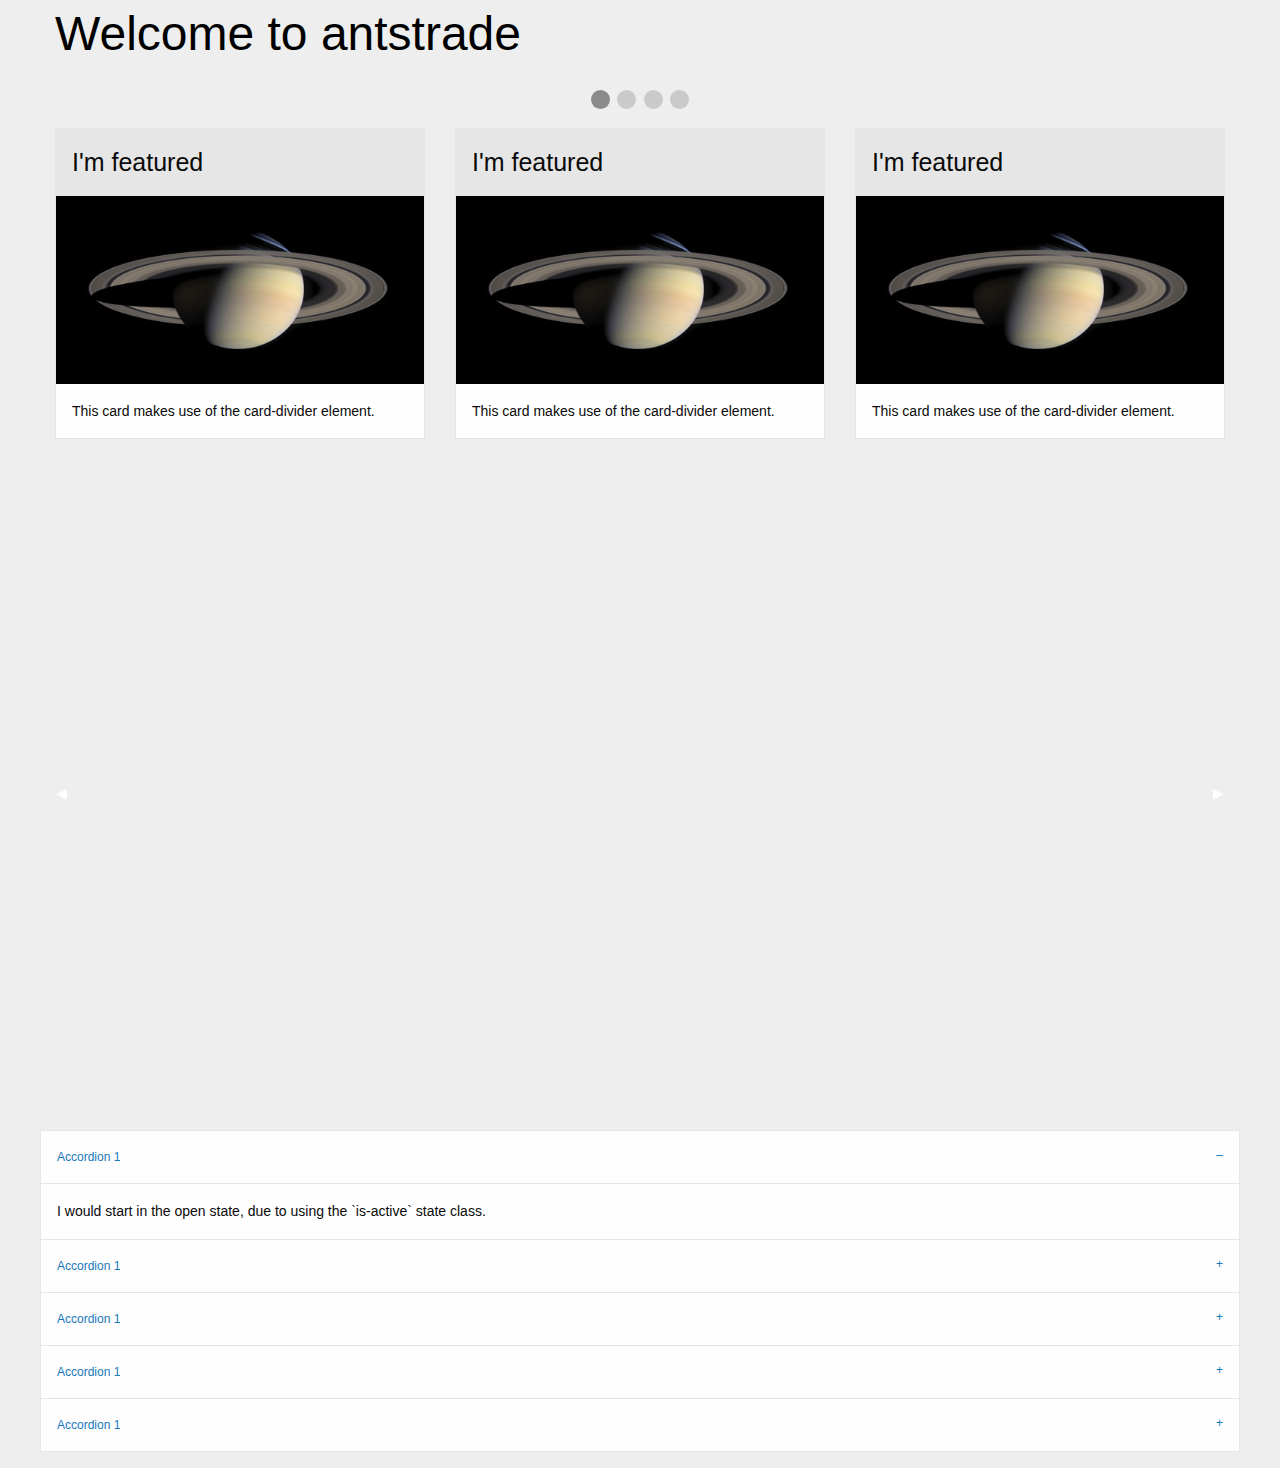
<file: foundation/index.html>
<!doctype html>
<html class="no-js" lang="en">
<head>
    <meta charset="utf-8" />
    <meta http-equiv="x-ua-compatible" content="ie=edge">
    <meta name="viewport" content="width=device-width, initial-scale=1.0">
    <title>Bingquan Bao in Germany</title>
    <link rel="stylesheet" href="assets/css/app.css">
</head>
<body>


<div class="row">
  <div class="large-12 columns">
    <h1>Welcome to antstrade</h1>
  </div>
</div> 

<div class="row">
  <div class="orbit" role="region" aria-label="Favorite Space Pictures" data-orbit>
    <ul class="orbit-container">
      <button class="orbit-previous"><span class="show-for-sr">Previous Slide</span>&#9664;&#xFE0E;</button>
      <button class="orbit-next"><span class="show-for-sr">Next Slide</span>&#9654;&#xFE0E;</button>
      <li class="is-active orbit-slide">
        <img class="orbit-image" src="assets/img/orbit/01.jpg" alt="Space">
        <figcaption class="orbit-caption">Space, the final frontier.</figcaption>
      </li>
      <li class="orbit-slide">
        <img class="orbit-image" src="assets/img/orbit/02.jpg" alt="Space">
        <figcaption class="orbit-caption">Lets Rocket!</figcaption>
      </li>
      <li class="orbit-slide">
        <img class="orbit-image" src="assets/img/orbit/03.jpg" alt="Space">
        <figcaption class="orbit-caption">Encapsulating</figcaption>
      </li>
      <li class="orbit-slide">
        <img class="orbit-image" src="assets/img/orbit/04.jpg" alt="Space">
        <figcaption class="orbit-caption">Outta This World</figcaption>
      </li>
    </ul>
    <nav class="orbit-bullets">
      <button class="is-active" data-slide="0"><span class="show-for-sr">First slide details.</span><span class="show-for-sr">Current Slide</span></button>
      <button data-slide="1"><span class="show-for-sr">Second slide details.</span></button>
      <button data-slide="2"><span class="show-for-sr">Third slide details.</span></button>
      <button data-slide="3"><span class="show-for-sr">Fourth slide details.</span></button>
    </nav>
  </div>
</div>

<div class="row">
  <div class="small-4 columns">
    <div class="card" style="width: 100%">
      <div class="card-divider">
        <h4>I'm featured</h4>
      </div>
      <img src="assets/img/generic/rectangle-1.jpg">
      <div class="card-section">
        <p>This card makes use of the card-divider element.</p>
      </div>
    </div>
  </div>
  <div class="small-4 columns">
    <div class="card" style="width: 100%">
      <div class="card-divider">
        <h4>I'm featured</h4>
      </div>
      <img src="assets/img/generic/rectangle-1.jpg">
      <div class="card-section">
        <p>This card makes use of the card-divider element.</p>
      </div>
    </div>
  </div>
  <div class="small-4 columns">
    <div class="card" style="width: 100%">
      <div class="card-divider">
        <h4>I'm featured</h4>
      </div>
      <img src="assets/img/generic/rectangle-1.jpg">
      <div class="card-section">
        <p>This card makes use of the card-divider element.</p>
      </div>
    </div>
  </div>
</div>

<div class="row">
  <div class="orbit" role="region" aria-label="Favorite Text Ever" data-orbit>
    <ul class="orbit-container">
      <button class="orbit-previous" aria-label="previous"><span class="show-for-sr">Previous Slide</span>&#9664;</button>
      <button class="orbit-next" aria-label="next"><span class="show-for-sr">Next Slide</span>&#9654;</button>
      <li class="is-active orbit-slide">
        <div class="docs-example-orbit-slide">
          <div class="responsive-embed widescreen">
            <iframe width="560" height="315" src="https://www.youtube.com/embed/WUgvvPRH7Oc" frameborder="0" allowfullscreen></iframe>
          </div>
        </div>
      </li>
      <li class="orbit-slide">
        <div class="docs-example-orbit-slide">
          <p><strong>This is rebeccapurple.</strong> Lorem ipsum dolor sit amet, consectetur adipisicing elit, sed do eiusmod tempor incididunt ut labore et dolore magna aliqua. Ut enim ad minim veniam, quis nostrud exercitation ullamco laboris nisi ut aliquip ex ea commodo consequat. Duis aute irure dolor in reprehenderit in voluptate velit esse cillum dolore eu fugiat nulla pariatur. Excepteur sint occaecat cupidatat non proident, sunt in culpa qui officia deserunt mollit anim id est laborum.</p>
        </div>
      </li>
      <li class="orbit-slide">
        <div class="docs-example-orbit-slide">
          <p><strong>This is darkgoldenrod.</strong> Lorem ipsum dolor sit amet, consectetur adipisicing elit, sed do eiusmod tempor incididunt ut labore et dolore magna aliqua. Ut enim ad minim veniam, quis nostrud exercitation ullamco laboris nisi ut aliquip ex ea commodo consequat. Duis aute irure dolor in reprehenderit in voluptate velit esse cillum dolore eu fugiat nulla pariatur. Excepteur sint occaecat cupidatat non proident, sunt in culpa qui officia deserunt mollit anim id est laborum.</p>
        </div>
      </li>
      <li class="orbit-slide">
        <div class="docs-example-orbit-slide">
          <p><strong>This is lightseagreen.</strong> Lorem ipsum dolor sit amet, consectetur adipisicing elit, sed do eiusmod tempor incididunt ut labore et dolore magna aliqua. Ut enim ad minim veniam, quis nostrud exercitation ullamco laboris nisi ut aliquip ex ea commodo consequat. Duis aute irure dolor in reprehenderit in voluptate velit esse cillum dolore eu fugiat nulla pariatur. Excepteur sint occaecat cupidatat non proident, sunt in culpa qui officia deserunt mollit anim id est laborum.</p>
        </div>
      </li>
    </ul>
    </div>

</div>

<div class="row">
  <ul class="accordion" data-accordion data-allow-all-closed="false">
    <li class="accordion-item is-active" data-accordion-item>
      <a href="#" class="accordion-title">Accordion 1</a>
      <div class="accordion-content" data-tab-content>
        I would start in the open state, due to using the `is-active` state class.
      </div>
    </li>
    <li class="accordion-item" data-accordion-item>
      <a href="#" class="accordion-title">Accordion 1</a>
      <div class="accordion-content" data-tab-content>
        I would start in the open state, due to using the `is-active` state class.
      </div>
    </li>
    <li class="accordion-item" data-accordion-item>
      <a href="#" class="accordion-title">Accordion 1</a>
      <div class="accordion-content" data-tab-content>
        I would start in the open state, due to using the `is-active` state class.
      </div>
    </li>
    <li class="accordion-item " data-accordion-item>
      <a href="#" class="accordion-title">Accordion 1</a>
      <div class="accordion-content" data-tab-content>
        I would start in the open state, due to using the `is-active` state class.
      </div>
    </li>  <li class="accordion-item " data-accordion-item>
    <a href="#" class="accordion-title">Accordion 1</a>
    <div class="accordion-content" data-tab-content>
      I would start in the open state, due to using the `is-active` state class.
    </div>
  </li>

  </ul>
</div>






<script src="assets/js/swiper.min.js"></script>
<script src="assets/js/app.js"></script>
</body>
</html>
</file>
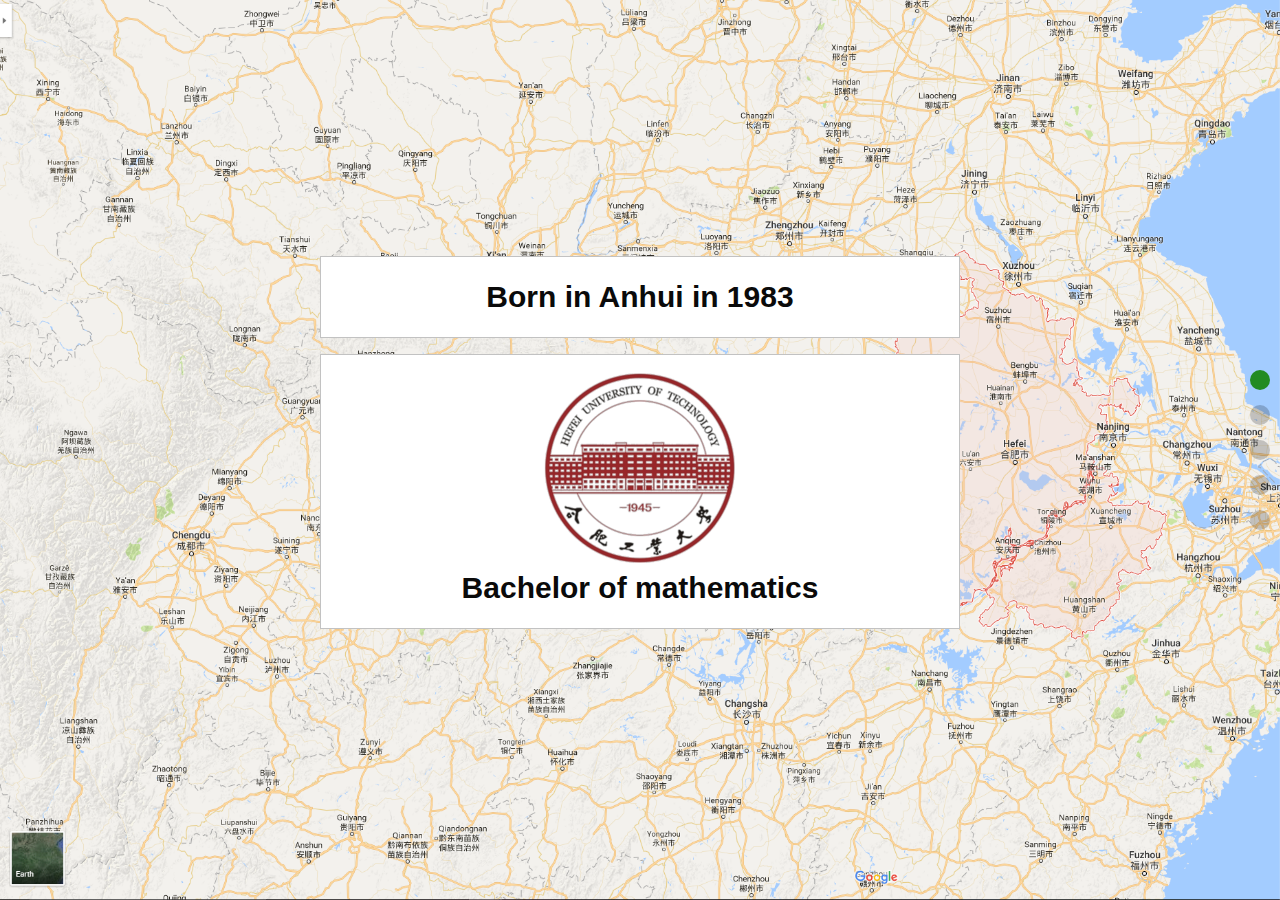
<file: foundation/resume.html>
<!doctype html>
<html class="no-js" lang="en">
<head>
    <meta charset="utf-8" />
    <meta http-equiv="x-ua-compatible" content="ie=edge">
    <meta name="viewport" content="width=device-width, initial-scale=1.0">
    <title>Bingquan Bao in Germany</title>
    <link rel="stylesheet" href="assets/css/app.css">
</head>
<body>


<div class="swiper-container">
    <div class="swiper-wrapper">
        <div class="swiper-slide" style="background: url(assets/img/orbit/home.png);background-size:cover">
            <div class="content small-6 large-centered columns">


                    <div class="callout" data-equalizer-watch>
                       <p> Born in Anhui in 1983</p>
                    </div>
                    <div class="callout" data-equalizer-watch>
                        <img src="assets/img/orbit/Hefei_University_of_Technology_logo.png">
                       <p> Bachelor of mathematics</p>
                    </div>
            </div>

        </div>
        <div class="swiper-slide" style="background: url(assets/img/orbit/shanghai.jpg);background-size:cover">
            <div class="content">
                Worked in shanghai from 2007 to 2011
            </div>
        </div>
        <div class="swiper-slide" style="background: url(assets/img/orbit/airplane.jpg);background-size:cover">
            <div class="content small-6 large-centered columns">
                Flew to Germany in 2011
            </div>
        </div>
        <div class="swiper-slide" style="background: url(assets/img/orbit/Rostock.jpg); background-size:cover">
            <div class="content small-6 large-centered columns">
                Studied in University of Rostock from 2011 to 2013
            </div>
        </div>
        <div class="swiper-slide" style="background: url(assets/img/orbit/nuremburg.jpg); background-size:cover">
            <div class="content small-6 large-centered columns">
                Worked in Nuremburg from 2013 to 2015
            </div>
        </div>

    </div>

    <div class="swiper-pagination"></div>
</div>






<script src="assets/js/swiper.min.js"></script>
<script src="assets/js/app.js"></script>
</body>
</html>
</file>
